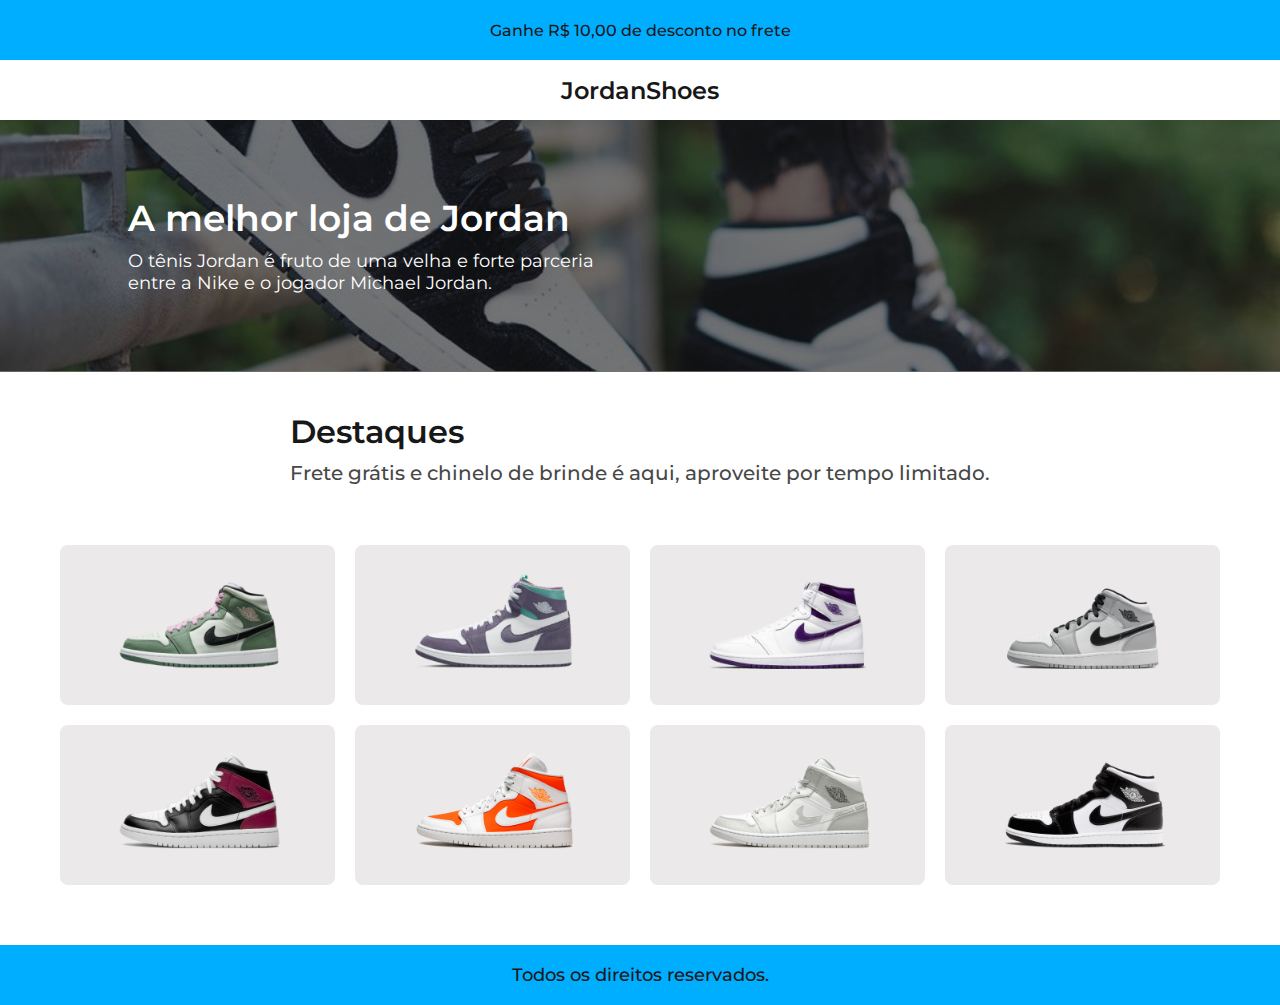
<file: index.html>
<!DOCTYPE html>
<html lang="de">
<head>
    <meta charset="UTF-8">
    <meta name="viewport" content="width=device-width, initial-scale=1.0">
    <title>NIKE</title>

    <!-- Google Fonts -->
    <link rel="preconnect" href="https://fonts.googleapis.com">
    <link rel="preconnect" href="https://fonts.gstatic.com" crossorigin>
    <link href="https://fonts.googleapis.com/css2?family=Montserrat:ital,wght@0,100..900;1,100..900&display=swap" rel="stylesheet">

    <!-- CSS -->
    <link rel="stylesheet" href="css/style.css">
</head>
<body>
    <header>
        <div class="desconto">
            <p>Ganhe R$ 10,00 de desconto no frete</p>
        </div>
        <div class="titulo">
            <p>JordanShoes</p>
        </div>
        <div class="div-img">
            <img src="image/imagem.png" alt="jordan">
            <div class="div-text">
                <h1 class="texto">A melhor loja de Jordan</h1>
                <p class="texto">O tênis Jordan é fruto de uma velha e forte parceria entre a Nike e o jogador Michael Jordan.</p>
            </div>
        </div>
    </header>

    <main class="container">
        <div class="inf">
            <div class="destaques">
                <p>Destaques</p>
            </div>
            <div class="frete">
                <p>Frete grátis e chinelo de brinde é aqui, aproveite por tempo limitado.</p>
            </div>
        </div>

        <div class="opcao">
            <div class="tenis">
                <img class="tenis-item" src="image/tenis-1.png" alt="">
            </div>
            <div class="tenis">
                <img class="tenis-item" src="image/tenis-2.png" alt="">
            </div>
            <div class="tenis">
                <img class="tenis-item" src="image/tenis-3.png" alt="">
            </div>
            <div class="tenis">
                <img class="tenis-item" src="image/tenis-4.png" alt="">
            </div>
            <div class="tenis">
                <img class="tenis-item" src="image/tenis-5.png" alt="">
            </div>
            <div class="tenis">
                <img class="tenis-item" src="image/tenis-6.png" alt="">
            </div>
            <div class="tenis">
                <img class="tenis-item" src="image/tenis-7.png" alt="">
            </div>
            <div class="tenis">
                <img class="tenis-item" src="image/tenis-8.png" alt="">
            </div>
        </div>

        <div class="direitos">
            <p class="direito">Todos os direitos reservados.</p>
        </div>
    </main>
</body>
</html>
</file>
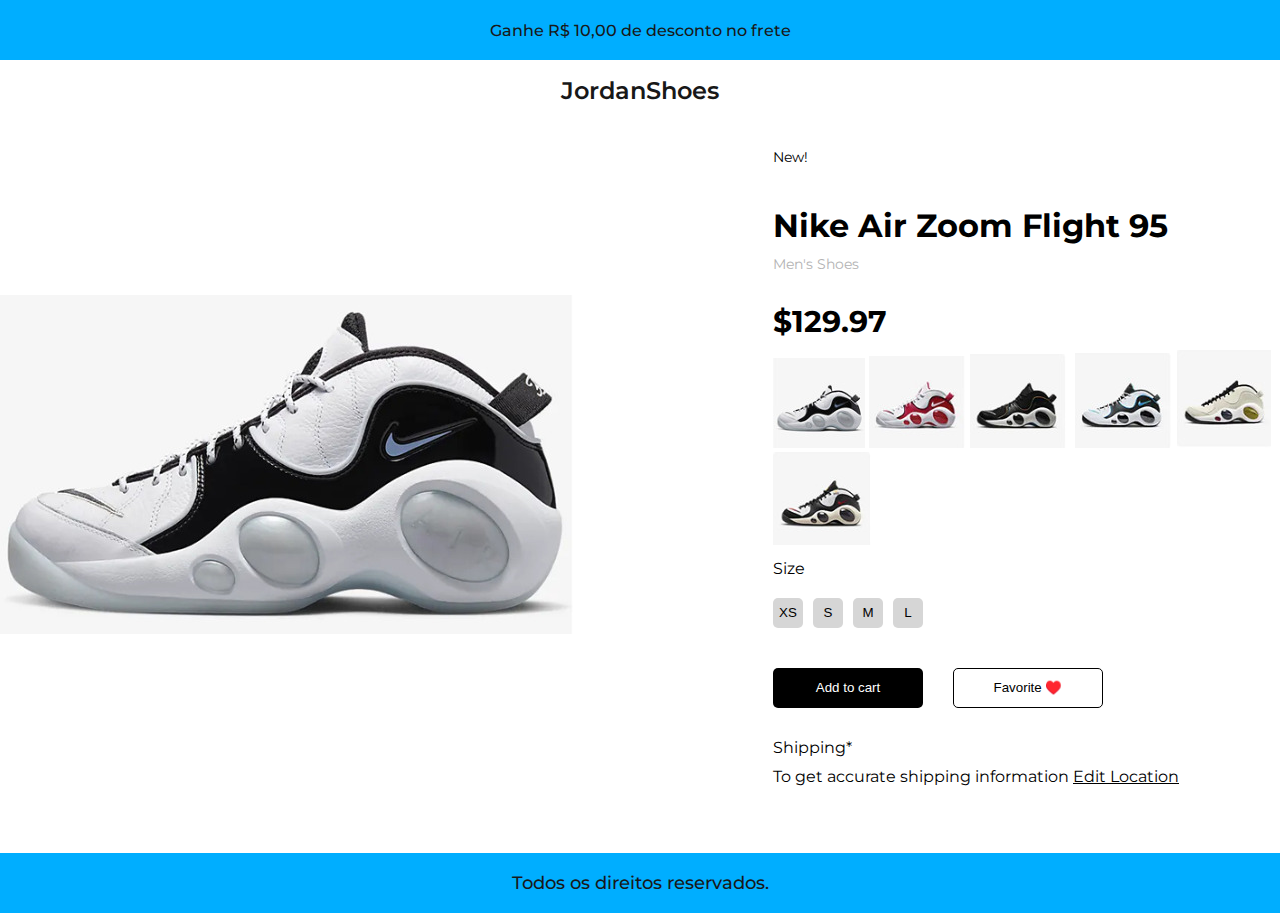
<file: vendas.html>
<!DOCTYPE html>
<html lang="ne">
<head>
    <meta charset="UTF-8">
    <meta name="viewport" content="width=device-width, initial-scale=1.0">
    <title>Document</title>

    <!-- Google Fonts -->
    <link rel="preconnect" href="https://fonts.googleapis.com">
    <link rel="preconnect" href="https://fonts.gstatic.com" crossorigin>
    <link href="https://fonts.googleapis.com/css2?family=Montserrat:ital,wght@0,100..900;1,100..900&display=swap" rel="stylesheet">

    <!-- CSS -->
     <link rel="stylesheet" href="css/vendas.css">
</head>
<body>
    <header>
        <div class="desconto">
            <p>Ganhe R$ 10,00 de desconto no frete</p>
        </div>
        <div class="titulo">
            <p>JordanShoes</p>
        </div>
    </header>
    <main class="container">
        <div class="div-centro">
            <div class="esquerda">
                <img src="image/selecionado.jpg" alt="jordan">
            </div>
            <div class="direita">
                <p class="novo">New!</p>
                <h1 class="nome">Nike Air Zoom Flight 95</h1>
                <p class="aviso">Men's Shoes</p>
                <h2 class="valor">$129.97</h2>
                <div class="seletoria">
                    <img src="image/selecao-1.jpg" alt="1">
                    <img src="image/selecao-2.jpg" alt="2">
                    <img src="image/selecao-3.jpg" alt="3">
                    <img src="image/selecao-4.jpg" alt="4">
                    <img src="image/selecao-5.jpg" alt="5">
                    <img src="image/selecao-6.jpg" alt="6">
                </div>
                <p>Size</p>
                <div class="btns">
                    <button class="btn-tamanho">XS</button>
                    <button class="btn-tamanho">S</button>
                    <button class="btn-tamanho">M</button>
                    <button class="btn-tamanho">L</button>
                </div>
                <div class="btn-compra">
                    <button class="compra">Add to cart</button>
                    <button class="favorito">Favorite ♥️</button>
                </div>
                <p class="ship">Shipping*</p>
                <p class="get">To get accurate shipping information <a href="">Edit Location</a></p>
            </div>
        </div>

        <div class="direitos">
            <p class="direito">Todos os direitos reservados.</p>
        </div>
    </main>
</body>
</html>
</file>
<file: css/style.css>
*{
    margin: 0;
    padding: 0;
    box-sizing: border-box;
}

body{
    display: flex;
    flex-direction: column;
    font-family: "montserrat", sans-serif;
}

.desconto{
    width: 100%;
    display: flex;
    justify-content: center;
    align-items: center;
    height: 60px;
    background: #00AEFF;
    color: #181818;
    font-size: 16px;
    font-weight: 500;
}

.titulo{
    display: flex;
    justify-content: center;
    align-items: center;
    width: 100%;
    height: 60px;
    color: #181818;
    font-size: 24px;
    font-weight: 600;
}

header{
    display: flex;
    flex-direction: column;
}

.div-img{
    position: relative;
    width: 100%;
}
.div-img img{
    width: 100%;
    height: auto;
    display: block;
}
.div-text{
    position: absolute;
    top: 30%;
    left: 10%;
    color: #fff;
    max-width: 500px;
}
.div-text h1{
    font-size: 36px;
    font-weight: 600;
}
.div-text p{
    font-size: 18px;
    font-weight: 400;
    margin-top: 10px;
}

.container{
    display: flex;
    flex-direction: column;
    justify-content: center;
    align-items: center;
}

.destaques{
    margin-top: 40px;
    font-size: 32px;
    font-weight: 600;
    color: #181818;
}
.frete{
    margin: 10px 0 40px 0;
    color: #474747;
    text-align: center;
    font-size: 20px;
    font-weight: 500;
}

.opcao{
    display: grid;
    grid-template-columns: repeat(auto-fit, minmax(250px, 1fr));
    gap: 20px;
    max-width: 1200px;
    width: 100%;
    padding: 20px;
}
.tenis{
    display: flex;
    justify-content: center;
    align-items: center;
    background: #EBE9EA;
    padding: 20px;
    border-radius: 8px;
}
.tenis-item{
    max-width: 200px;
    width: 100%;
    height: auto;
}

.direitos{
    margin-top: 40px;
    width: 100%;
    display: flex;
    justify-content: center;
    align-items: center;
    height: 60px;
    background: #00AEFF;
    color: #181818;
    font-size: 18px;
    font-weight: 500;
}

@media (max-width: 600px) {
    .desconto{
        font-size: 14px;
        height: 50px;
        text-align: center;
        padding: 0 10px;
    }
    .titulo{
        font-size: 20px;
        height: 50px;
    }
    .div-text{
        position: absolute;
        top: 15%;
        left: 5%;
        right: 5%;
        max-width: 100%;
        text-align: center;
    }
    .div-text h1{
        font-size: 20px;
        line-height: 1.3;
    }
    .div-text p{
        font-size: 14px;
        margin-top: 6px;
    }

    .destaques{
        font-size: 22px;
        text-align: center;
        margin-top: 20px;
    }
    .frete{
        font-size: 14px;
        padding: 0 10px;
        margin-bottom: 20px;
    }
    .opcao{
        grid-template-columns: 1fr;
        gap: 15px;
        padding: 10px;
        width: 100%;
    }
    .tenis{
        width: 100%;
        padding: 15px;
    }
    .tenis-item{
        max-width: 220px;
        width: 100%;
        height: auto;
    }
    .direitos{
        font-size: 14px;
        height: 50px;
        text-align: center;
        padding: 0 10px;
    }
}
</file>
<file: css/vendas.css>
*{
    margin: 0;
    padding: 0;
    box-sizing: border-box;
}

body{
    display: flex;
    flex-direction: column;
    font-family: "montserrat", sans-serif;
    color: #000000;
}

.desconto{
    width: 100%;
    display: flex;
    justify-content: center;
    align-items: center;
    height: 60px;
    background: #00AEFF;
    color: #181818;
    font-size: 16px;
    font-weight: 500;
}

.titulo{
    display: flex;
    justify-content: center;
    align-items: center;
    width: 100%;
    height: 60px;
    color: #181818;
    font-size: 24px;
    font-weight: 600;
}

header{
    display: flex;
    flex-direction: column;
}

.div-centro{
    display: flex;
    justify-content: center;
    align-items: center;
    width: 100%;
    height: 77vh;
    gap: 200px;
}

.esquerda{
    width: auto;
}

.direita{
    width: auto;
    display: flex;
    flex-direction: column;
    gap: 10px;
}

.direitos{
    margin-top: 40px;
    width: 100%;
    display: flex;
    justify-content: center;
    align-items: center;
    height: 60px;
    background: #00AEFF;
    color: #181818;
    font-size: 18px;
    font-weight: 500;
}

.novo{
    font-size: 14px;
    color: #000000;
}

.nome{
    margin-top: 30px;
}

.aviso{
    font-size: 14px;
    color: #b3b3b3;
}

.valor{
    margin-top: 20px;
}

.btns{
    display: flex;
    gap: 10px;
    margin-top: 10px;
}

button{
    border: none;
    background-color: rgb(214, 214, 214);
    color: #000000;
    width: 30px;
    height: 30px;
    border-radius: 5px;
}

.btn-compra{
    display: flex;
    gap: 30px;
    margin-top: 30px;
}

.compra{
    width: 150px;
    height: 40px;
    background-color: #000000;
    color: #ffffff;
    border-radius: 5px;
    display: flex;
    justify-content: center;
    align-items: center;
}

.favorito{
    width: 150px;
    height: 40px;
    background-color: #ffffff;
    color: #000000;
    border: 1px solid #000000;
    border-radius: 5px;
    display: flex;
    justify-content: center;
    align-items: center;
}

.ship{
    margin-top: 20px;
}

.get a{
    color: inherit;
}

h2{
    font-size: 30px;
}
</file>
